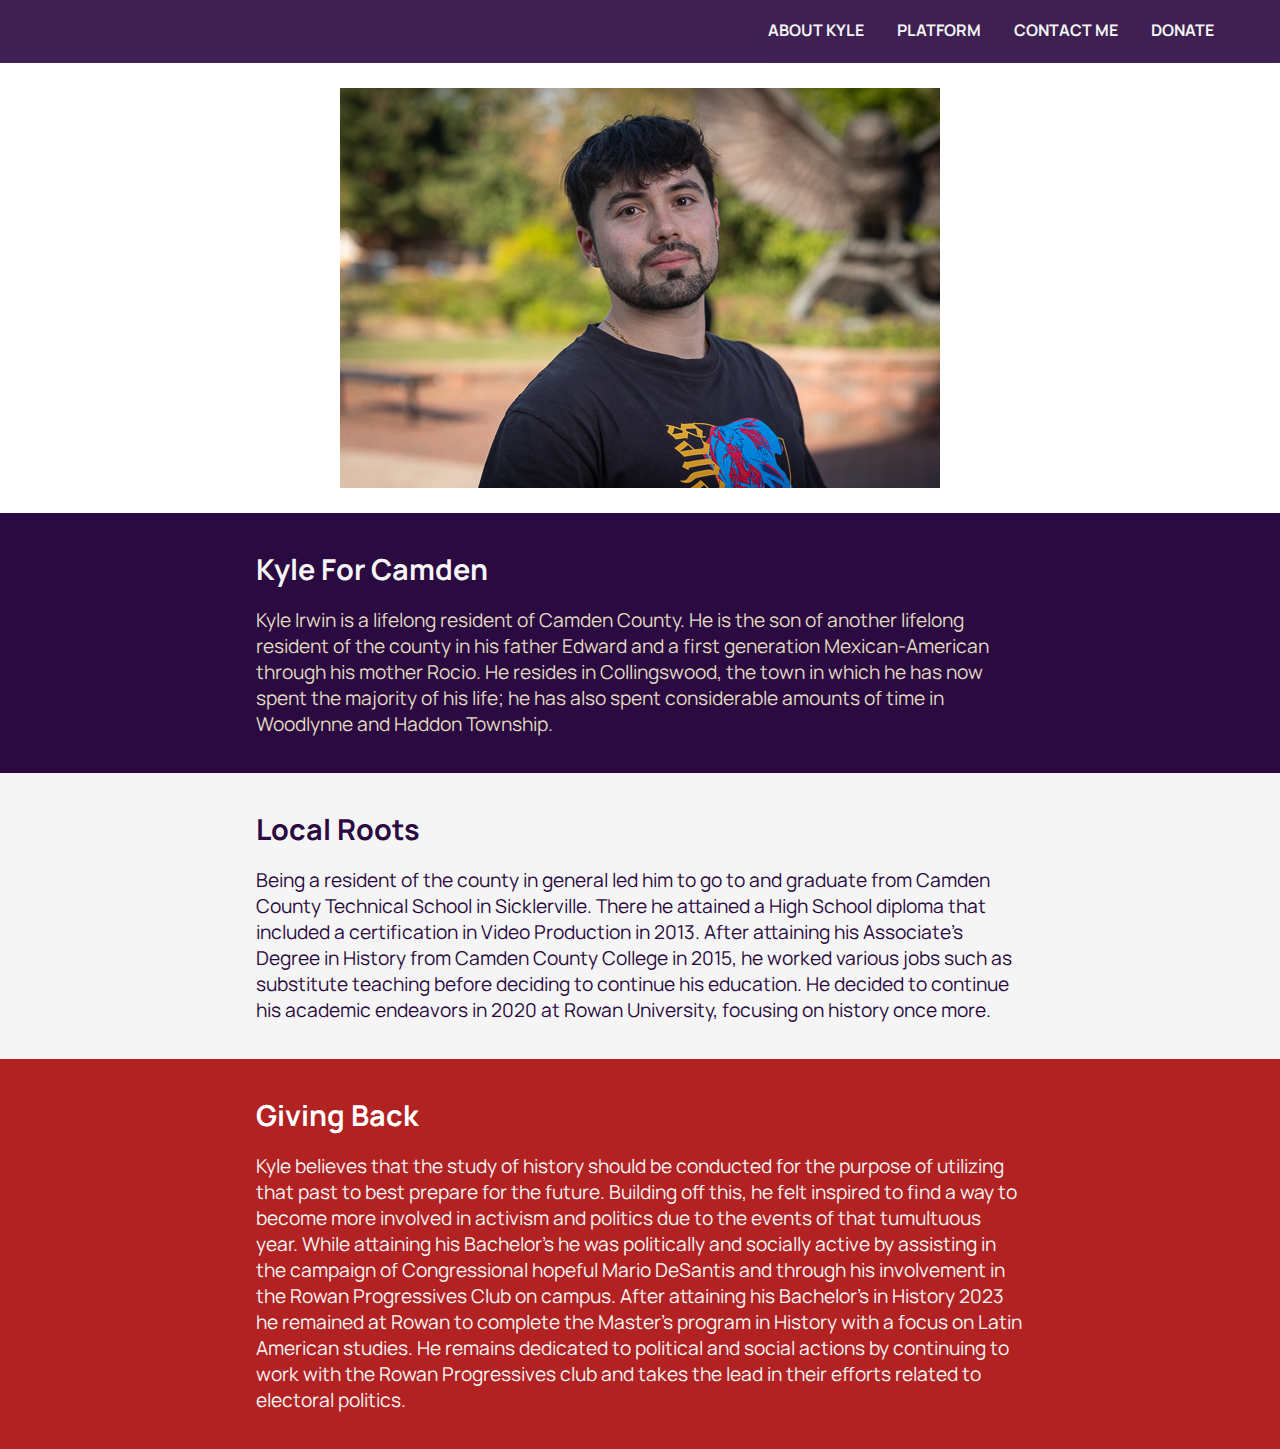
<file: index.html>
<!DOCTYPE html>
<html lang="en">
<head>
    <meta charset="UTF-8">
    <meta name="viewport" content="width=device-width, initial-scale=1.0">
    <title>Kyle Irwin - Camden County Board of Commissioners</title>
    <link rel="stylesheet" type="text/css" href="style.css"/>
    <link rel="preconnect" href="https://fonts.googleapis.com">
    <link rel="preconnect" href="https://fonts.gstatic.com" crossorigin>
    <link href="https://fonts.googleapis.com/css2?family=Manrope:wght@200..800&display=swap" rel="stylesheet">
</head>

</head>
<body>
    <nav id="navbar">
        <ul>
            <li><a href="index.php">ABOUT KYLE</a></li>
            <li><a href="platform.php">PLATFORM</a></li>
            <li><a href="contact.php">CONTACT ME</a></li>
            <li><a href="#">DONATE</a></li>
        </ul>
    </nav>
    <header></header>
    <div class="container">
        <div id="paragraph-one">
            <p>
                Kyle For Camden
            </p>
            Kyle Irwin is a lifelong resident of Camden County. He is the son of another lifelong resident of the county in his father Edward and a first generation Mexican-American through his mother Rocio. He resides in Collingswood, the town in which he has now spent the majority of his life; he has also spent considerable amounts of time in Woodlynne and Haddon Township.
        </div>

        <div id="paragraph-two">
            <p>
                Local Roots
            </p>
            Being a resident of the county in general led him to go to and graduate from Camden County Technical School in Sicklerville. There he attained a High School diploma that included a certification in Video Production in 2013. After attaining his Associate’s Degree in History from Camden County College in 2015, he worked various jobs such as substitute teaching before deciding to continue his education. He decided to continue his academic endeavors in 2020 at Rowan University, focusing on history once more.
        </div>

        <div id="paragraph-three">
            <p>
                Giving Back
            </p>
            Kyle believes that the study of history should be conducted for the purpose of utilizing that past to best prepare for the future. Building off this, he felt inspired to find a way to become more involved in activism and politics due to the events of that tumultuous year. While attaining his Bachelor’s he was politically and socially active by assisting in the campaign of Congressional hopeful Mario DeSantis and through his involvement in the Rowan Progressives Club on campus. After attaining his Bachelor’s in History 2023 he remained at Rowan to complete the Master’s program in History with a focus on Latin American studies. He remains dedicated to political and social actions by continuing to work with the Rowan Progressives club and takes the lead in their efforts related to electoral politics.
        </div>
    </div>
</body>
</html>
</file>
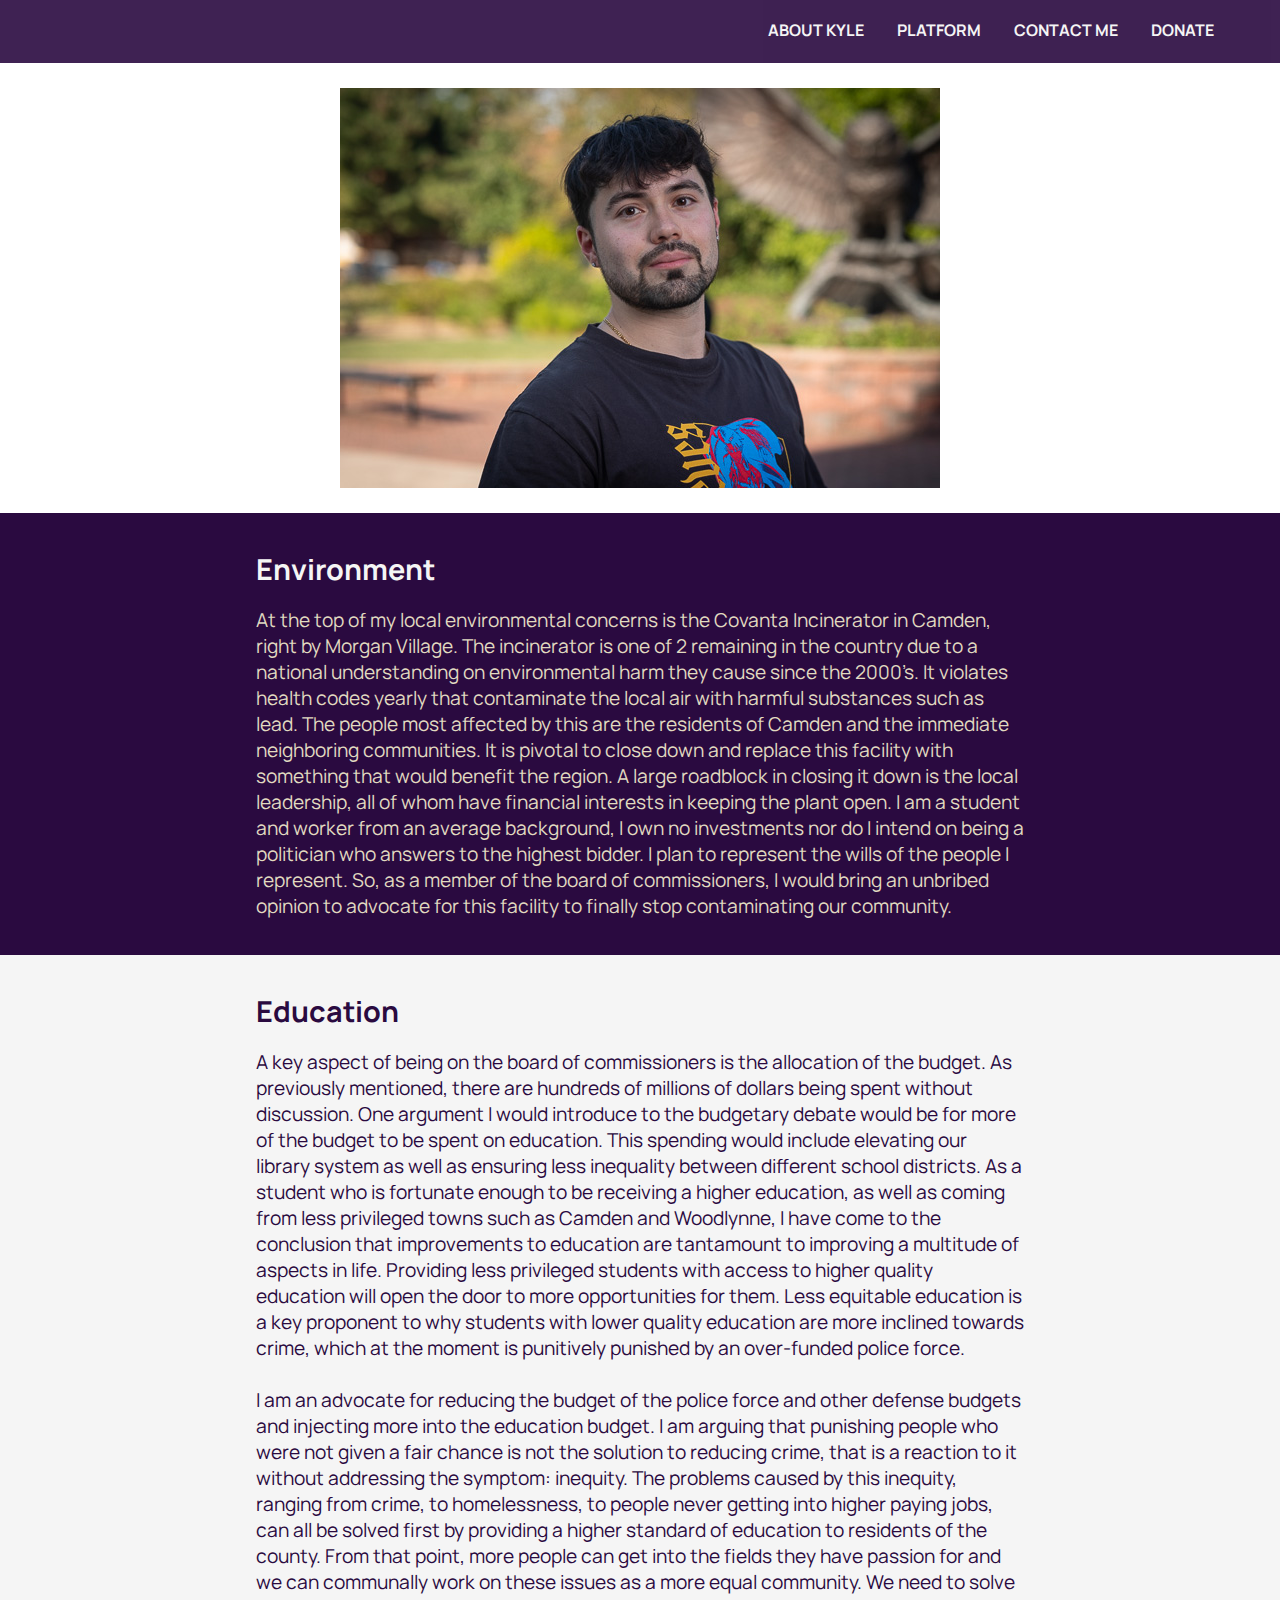
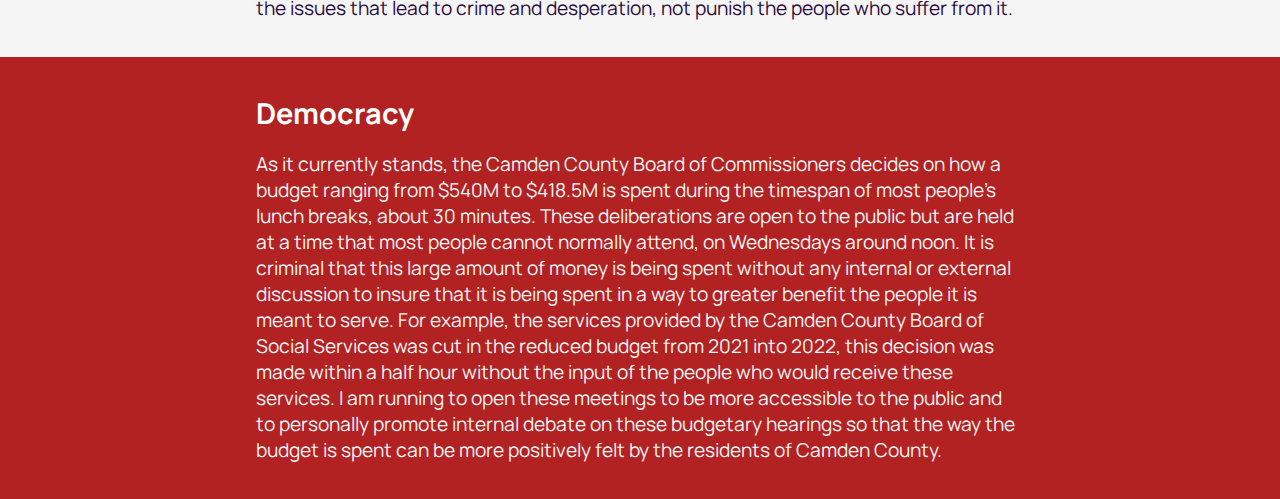
<file: platform.html>
<!DOCTYPE html>
<html lang="en">
<head>
    <meta charset="UTF-8">
    <meta name="viewport" content="width=device-width, initial-scale=1.0">
    <title>Kyle Irwin - Camden County Board of Commissioners</title>
    <link rel="stylesheet" type="text/css" href="style.css"/>
    <link rel="preconnect" href="https://fonts.googleapis.com">
    <link rel="preconnect" href="https://fonts.gstatic.com" crossorigin>
    <link href="https://fonts.googleapis.com/css2?family=Manrope:wght@200..800&display=swap" rel="stylesheet">
</head>
<body>
    <nav id="navbar">
        <ul>
            <li><a href="index.php">ABOUT KYLE</a></li>
            <li><a href="platform.php">PLATFORM</a></li>
            <li><a href="contact.php">CONTACT ME</a></li>
            <li><a href="#">DONATE</a></li>
        </ul>
    </nav>
    <header></header>
    <div class="container">
        <div id="paragraph-one">
            <p>
                Environment
            </p>
            At the top of my local environmental concerns is the Covanta Incinerator in Camden, right by Morgan Village. The incinerator is one of 2 remaining in the country due to a national understanding on environmental harm they cause since the 2000’s. It violates health codes yearly that contaminate the local air with harmful substances such as lead. The people most affected by this are the residents of Camden and the immediate neighboring communities. It is pivotal to close down and replace this facility with something that would benefit the region. A large roadblock in closing it down is the local leadership, all of whom have financial interests in keeping the plant open. I am a student and worker from an average background, I own no investments nor do I intend on being a politician who answers to the highest bidder. I plan to represent the wills of the people I represent. So, as a member of the board of commissioners, I would bring an unbribed opinion to advocate for this facility to finally stop contaminating our community.
        </div>

        <div id="paragraph-two">
            <p>
                Education
            </p>
            A key aspect of being on the board of commissioners is the allocation of the budget. As previously mentioned, there are hundreds of millions of dollars being spent without discussion. One argument I would introduce to the budgetary debate would be for more of the budget to be spent on education. This spending would include elevating our library system as well as ensuring less inequality between different school districts. As a student who is fortunate enough to be receiving a higher education, as well as coming from less privileged towns such as Camden and Woodlynne, I have come to the conclusion that improvements to education are tantamount to improving a multitude of aspects in life. Providing less privileged students with access to higher quality education will open the door to more opportunities for them. Less equitable education is a key proponent to why students with lower quality education are more inclined towards crime, which at the moment is punitively punished by an over-funded police force.
            <br>
            <br>
            I am an advocate for reducing the budget of the police force and other defense budgets and injecting more into the education budget. I am arguing that punishing people who were not given a fair chance is not the solution to reducing crime, that is a reaction to it without addressing the symptom: inequity. The problems caused by this inequity, ranging from crime, to homelessness, to people never getting into higher paying jobs, can all be solved first by providing a higher standard of education to residents of the county. From that point, more people can get into the fields they have passion for and we can communally work on these issues as a more equal community. We need to solve the issues that lead to crime and desperation, not punish the people who suffer from it.
        </div>

        <div id="paragraph-three">
            <p>
                Democracy
            </p>
            As it currently stands, the Camden County Board of Commissioners decides on how a budget ranging from $540M to $418.5M is spent during the timespan of most people’s lunch breaks, about 30 minutes. These deliberations are open to the public but are held at a time that most people cannot normally attend, on Wednesdays around noon. It is criminal that this large amount of money is being spent without any internal or external discussion to insure that it is being spent in a way to greater benefit the people it is meant to serve. For example, the services provided by the Camden County Board of Social Services was cut in the reduced budget from 2021 into 2022, this decision was made within a half hour without the input of the people who would receive these services. I am running to open these meetings to be more accessible to the public and to personally promote internal debate on these budgetary hearings so that the way the budget is spent can be more positively felt by the residents of Camden County.
        </div>
    </div>
</body>
</html>
</file>
<file: style.css>
* {
    margin: 0px;
    padding: 0px;
    font-family: "Manrope";
}

#paragraph-one p {
    color: whitesmoke;
    font-weight: bold;
    font-size: 1.5em;
    margin-bottom: 2vh;
}

#paragraph-two p {
    color: #2A0A40;
    font-weight: bold;
    font-size: 1.5em;
    margin-bottom: 2vh;
}

#paragraph-three p {
    color: #ffffff;
    font-weight: bold;
    font-size: 1.5em;
    margin-bottom: 2vh;
}

header {
    width: 100vw;
    height: 50vh;
    background-image: url("griefer.jpg");
    background-position: center;
    background-repeat: no-repeat;
    background-size: auto;
}

#navbar {
    width: 100vw;
    height: 7vh;
    background-color: #2A0A40;
    display: flex;
    justify-content: right;
    opacity: .9;
}

nav a {
    color: whitesmoke;
    text-decoration: none;
    font-weight: bold;
    padding: 5px;
}

nav a:hover {
    padding: 5px;
    transition: .5s;
    border-radius: 3px;
    color: #EFB815;
}

nav ul {
    margin-top: 1vh;
    margin-right: 4vw;
}

nav ul li {
    padding: 10px;
    text-decoration: none;
    display: inline-block;
}

.container {
    width: 100vw;
    height: fit-content;
    margin: 0 auto;
}

#paragraph-one {
    margin: 0 auto;
    width: 60vw;
    padding-left: 20vw;
    padding-right: 20vw;
    height: fit-content;
    background-color: #2A0A40;
    color: #E1DAC0;
    font-size: 1.2em;
    padding-top: 4vh;
    padding-bottom: 4vh;
}

#paragraph-two {
    margin: 0 auto;
    width: 60vw;
    padding-left: 20vw;
    padding-right: 20vw;
    height: fit-content;
    background-color: whitesmoke;
    color: #2A0A40;
    font-size: 1.2em;
    padding-top: 4vh;
    padding-bottom: 4vh;
}

#paragraph-three {
    margin: 0 auto;
    width: 60vw;
    padding-left: 20vw;
    padding-right: 20vw;
    height: fit-content;
    background-color: firebrick;
    color: whitesmoke;
    font-size: 1.2em;
    padding-top: 4vh;
    padding-bottom: 4vh;
}

#emailform {
    color: beige;
    height: 15wh;
    width: 15vw;
    margin-top: 3vh;
    display: flex;
    flex-direction: column;
}

#emailname {
    height: 20px;
    border-color: #9d38e0;
    background-color: #2A0A40;
    color: whitesmoke;
    border-radius: 3px;
}

#emailinput {
    height: 20px;
    border-color: #9d38e0;
    background-color: #2A0A40;
    color: whitesmoke;
    border-radius: 3px;
}

#emailsubmit {
    margin-top: 3vh;
    background-color: #9d38e0;
    border: 1px solid #9d38e0;
    color: whitesmoke;
    width: 75px;
    height: 50px;
}
</file>
